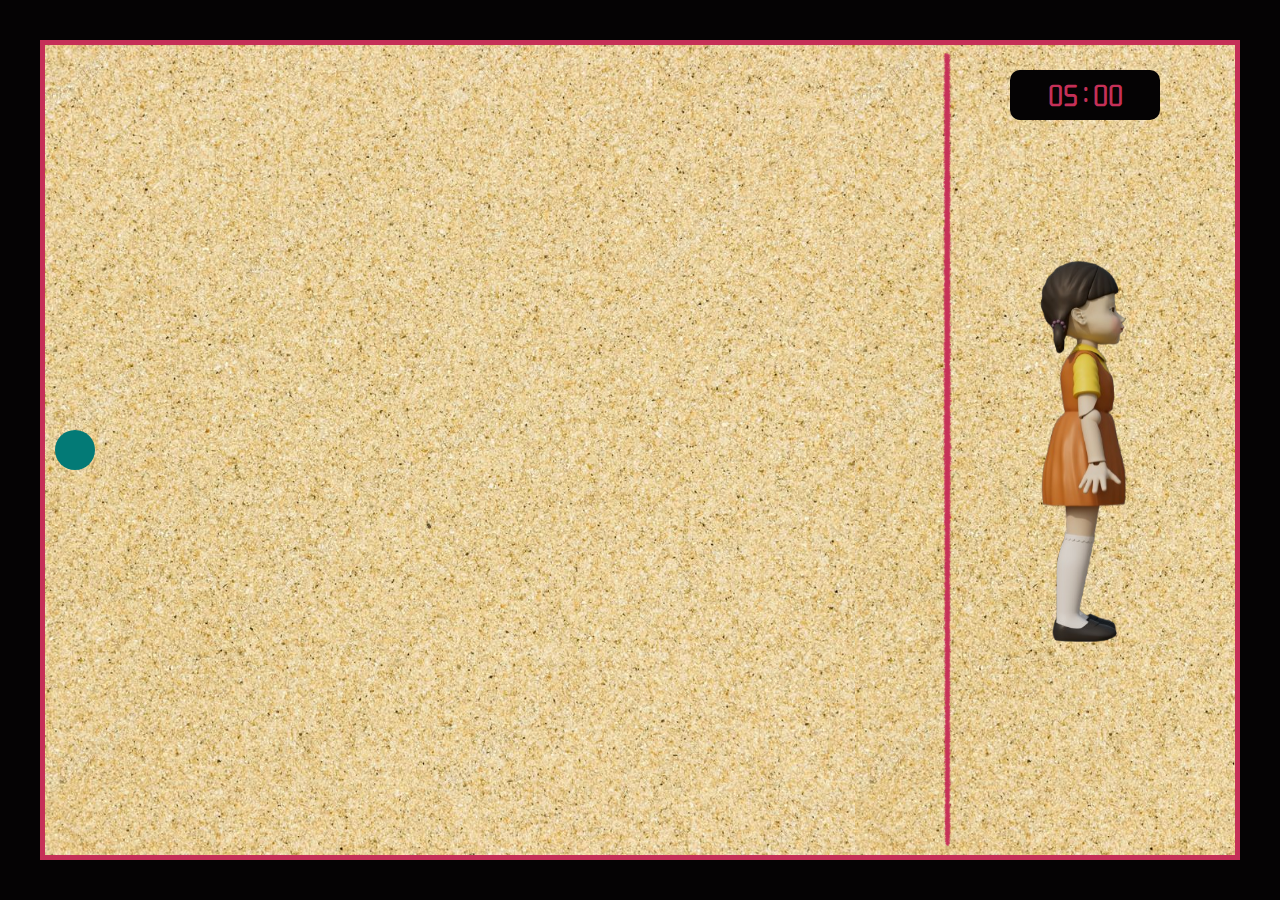
<file: Game/index.html>
<!DOCTYPE html>
<html lang="en">
<head>
    <meta charset="UTF-8">
    <meta name="viewport" content="width=device-width, initial-scale=1.0">
    <title>Red Light Green Light</title> 
    <link rel="icon" href="images/icon.png">
    <link rel="stylesheet" href="styles.css">
    <script src="script.js" defer></script>
</head>
<body>
    <section class="main">
        <section class="field">
            <section class="field-player-part">
                <div class="player"></div>
            </section>
            <section class="field-doll-part">
                <img src="images/finish-line.png" alt="finish line" class="finish-line">
                <div>
                    <div class="timer">05 : 00</div>
                    <div class="doll-container">
                        <div class="doll-inner">
                            <img src="images/doll-right.png" alt="doll" class="doll front">
                            <img src="images/doll-left.png" alt="doll" class="doll back">
                        </div>
                    </div>
                </div>
            </section>
        </section>
        <section class="defeat">
            <div>Game over!</div>
            <button class="play-again-btn">Play again</button>
        </section>
        <section class="victory">
            <div>You won!</div>
            <button class="play-again-btn">Play again</button>
        </section>
    </section>
</body>
</html>
</file>
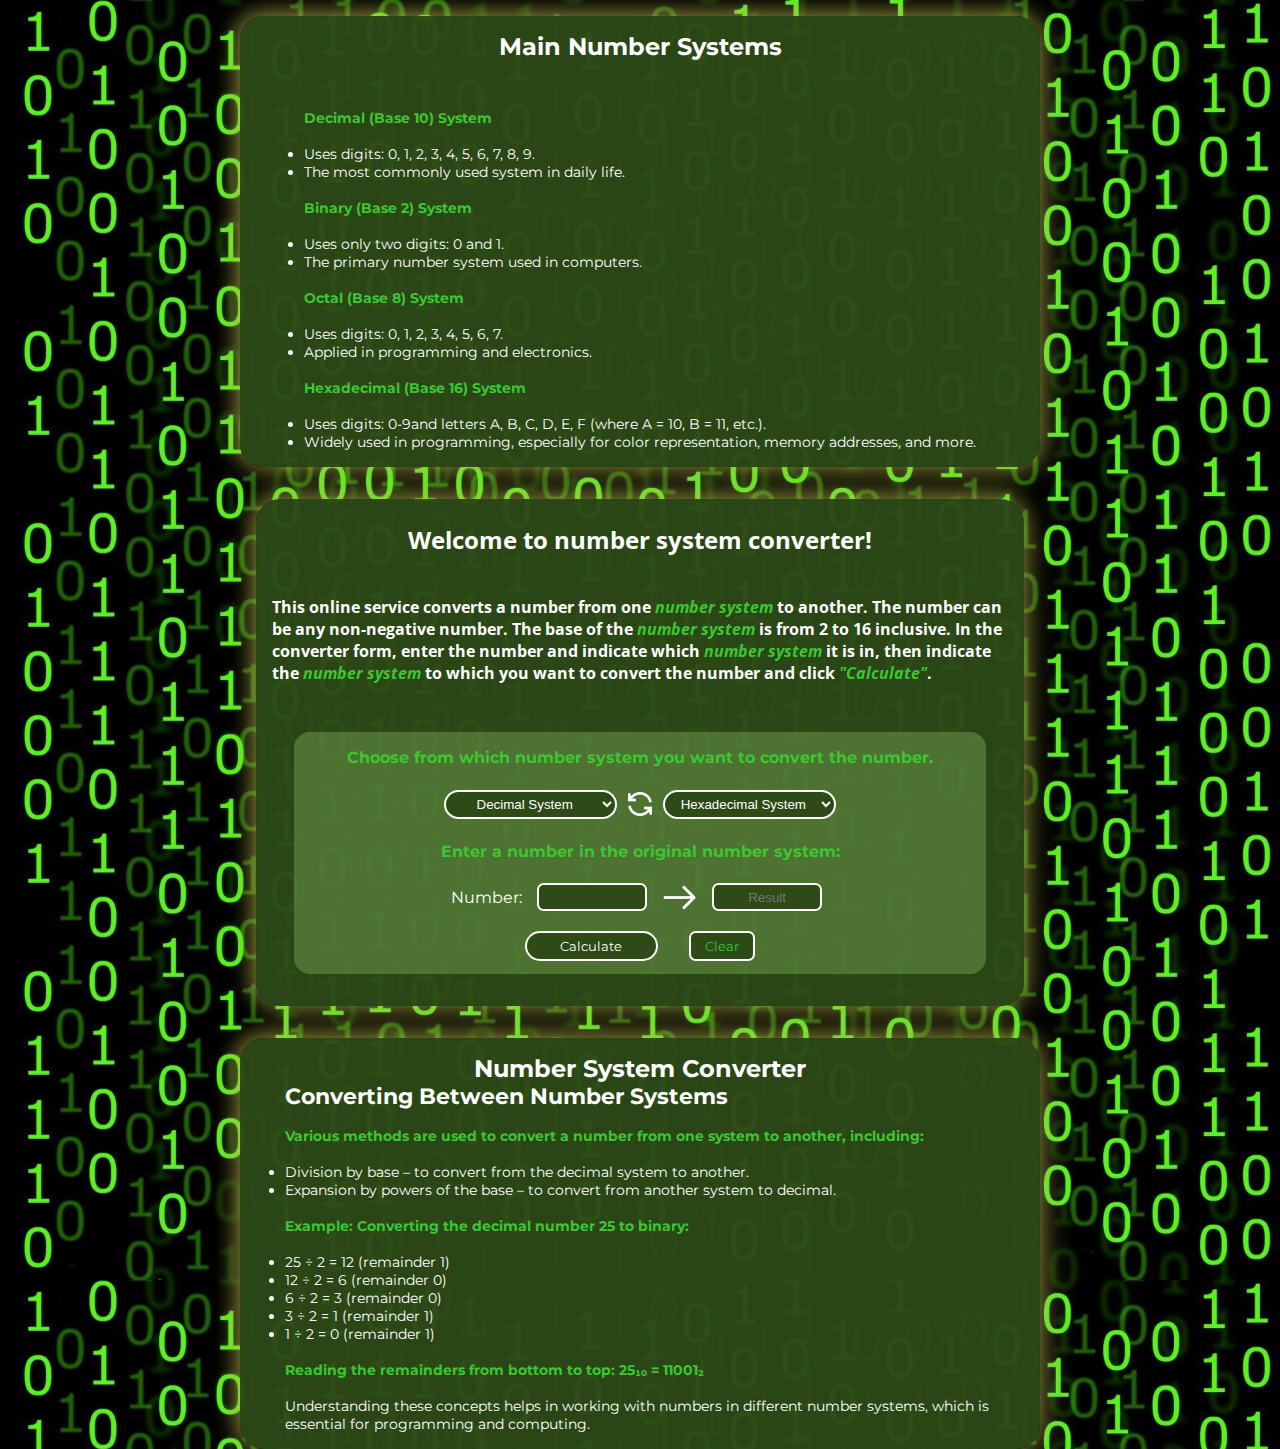
<file: number_system_converter_and_registration_form/index.html>
<!DOCTYPE html>
<html lang="en">
    <head>
        <meta charset="UTF-8" />
        <meta name="viewport" content="width=device-width, initial-scale=1.0" />
        <title>Number system converter</title>
        <link rel="stylesheet" href="style.css" />
    </head>
    <body>
        <div class="left-container">
            <div class="left-container-header">
                <h2>Main Number Systems</h2>
            </div>
            <div class="left-container-content">
                <h4>Decimal (Base 10) System</h4>
                <br />
                <ul>
                    <li>Uses digits: 0, 1, 2, 3, 4, 5, 6, 7, 8, 9.</li>
                    <li>The most commonly used system in daily life.</li>
                </ul>
                <br />
                <h4>Binary (Base 2) System</h4>
                <br />
                <ul>
                    <li>Uses only two digits: 0 and 1.</li>
                    <li>The primary number system used in computers.</li>
                </ul>
                <br />
                <h4>Octal (Base 8) System</h4>
                <br />
                <ul>
                    <li>Uses digits: 0, 1, 2, 3, 4, 5, 6, 7.</li>
                    <li>Applied in programming and electronics.</li>
                </ul>
                <br />
                <h4>Hexadecimal (Base 16) System</h4>
                <br />
                <ul>
                    <li>
                        Uses digits: 0-9and letters A, B, C, D, E, F (where A =
                        10, B = 11, etc.).
                    </li>
                    <li>
                        Widely used in programming, especially for color
                        representation, memory addresses, and more.
                    </li>
                </ul>
            </div>
        </div>
        <main>
            <div class="main-text-container">
                <h2>Welcome to number system converter!</h2>
                <h4>
                    This online service converts a number from one
                    <em>number system</em> to another. The number can be any
                    non-negative number. The base of the
                    <em>number system</em> is from 2 to 16 inclusive. In the
                    converter form, enter the number and indicate which
                    <em>number system</em> it is in, then indicate the
                    <em>number system</em> to which you want to convert the
                    number and click <em>"Calculate"</em>.
                </h4>
            </div>
            <div class="main-converter-container">
                <h4>
                    Choose from which number system you want to convert the
                    number.
                </h4>
                <form>
                    <select
                        class="from-number-system"
                        name="from-number-system"
                    >
                        <option value="10" selected>Decimal System</option>
                        <option value="2">Binary System</option>
                        <option value="8">Octal System</option>
                        <option value="16">Hexadecimal System</option>
                    </select>
                    <img
                        class="rotate-img"
                        src="images/rotate_white.png"
                        alt="rotate"
                    />
                    <select class="to-number-system" name="to-number-system">
                        <option value="10">Decimal System</option>
                        <option value="2">Binary System</option>
                        <option value="8">Octal System</option>
                        <option value="16" selected>Hexadecimal System</option>
                    </select>
                </form>
                <h4>Enter a number in the original number system:</h4>
                <div class="input-and-result-container">
                    <label for="input-text">Number:</label>
                    <input id="input-text" type="text" name="Number" />
                    <img
                        class="main-container-arrow-img"
                        src="images/arrow.png"
                        alt="right-arrow"
                    />
                    <input
                        type="text"
                        name="result"
                        id="input-result"
                        placeholder="Result"
                        readonly
                    />
                </div>
                <div>
                    <button class="button-calc" type="submit">Calculate</button>
                    <button class="button-clear" type="reset">Clear</button>
                </div>
            </div>
        </main>
        <div class="right-container">
            <div class="right-container-header">
                <h2>Number System Converter</h2>
            </div>
            <div class="right-container-content">
                <h2>Converting Between Number Systems</h2>
                <br />
                <h4>
                    Various methods are used to convert a number from one system
                    to another, including:
                </h4>
                <br />
                <ul>
                    <li>
                        Division by base – to convert from the decimal system to
                        another.
                    </li>
                    <li>
                        Expansion by powers of the base – to convert from
                        another system to decimal.
                    </li>
                </ul>
                <br />
                <h4>Example: Converting the decimal number 25 to binary:</h4>
                <br />
                <ul>
                    <li>25 ÷ 2 = 12 (remainder 1)</li>
                    <li>12 ÷ 2 = 6 (remainder 0)</li>
                    <li>6 ÷ 2 = 3 (remainder 0)</li>
                    <li>3 ÷ 2 = 1 (remainder 1)</li>
                    <li>1 ÷ 2 = 0 (remainder 1)</li>
                </ul>
                <br />
                <h4>
                    Reading the remainders from bottom to top: 25₁₀ = 11001₂
                </h4>
                <br />
                <p>
                    Understanding these concepts helps in working with numbers
                    in different number systems, which is essential for
                    programming and computing.
                </p>
            </div>
        </div>
        <script src="script.js"></script>
    </body>
</html>
</file>
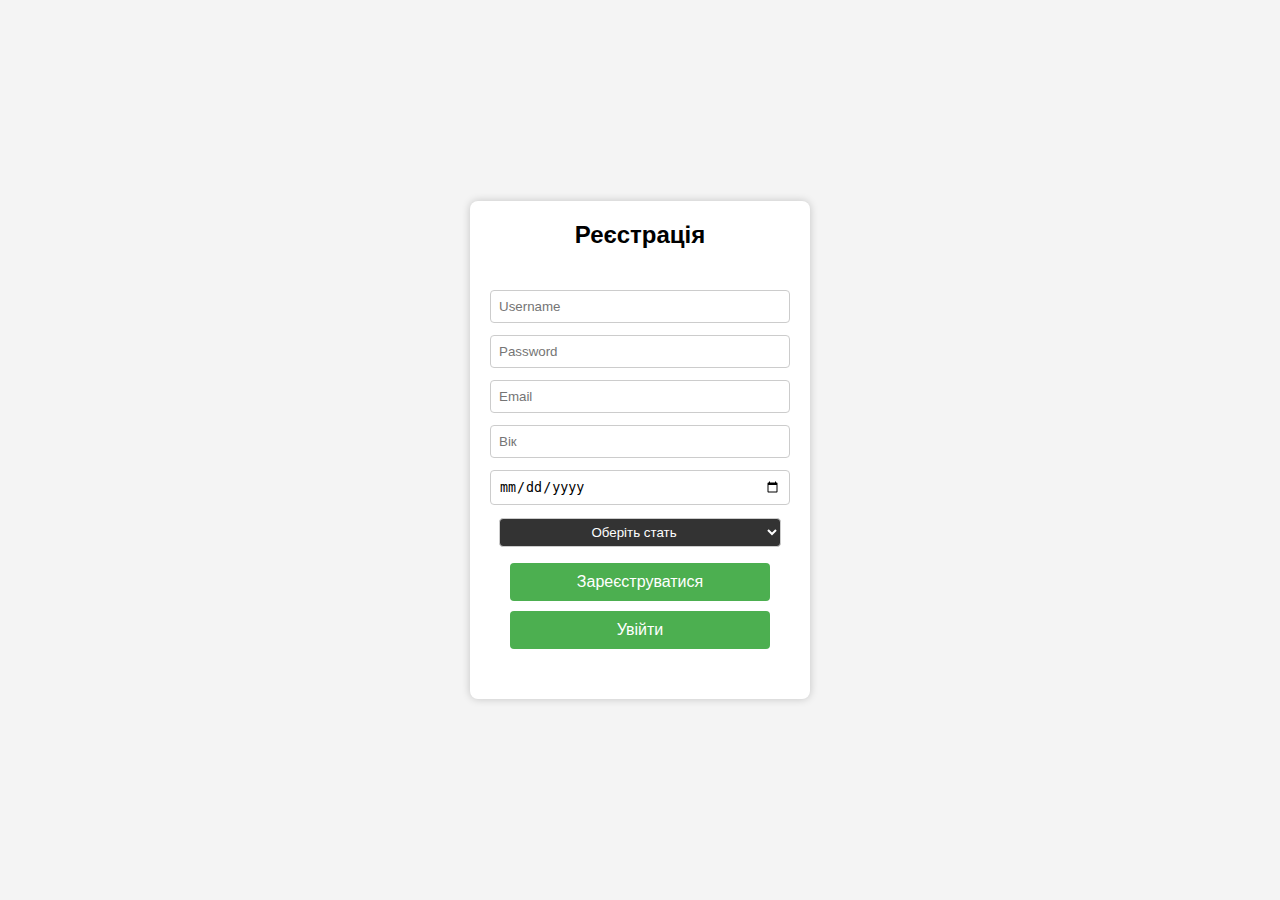
<file: number_system_converter_and_registration_form/registration-form.html>
<!DOCTYPE html>
<html lang="en">

<head>
    <meta charset="UTF-8">
    <meta name="viewport" content="width=device-width, initial-scale=1.0">
    <title>Registration</title>
    <link rel="stylesheet" href="style.css" />
    <script src="script.js" defer></script>
</head>

<body class="registration-form">
    <div class="form-container">
        <h2 class="registration">Реєстрація</h2>

        <form id="authForm">
            <input class="registration-form-input" type="text" id="username" placeholder="Username" required>
            <input class="registration-form-input" type="password" id="password" placeholder="Password" required>
            <input class="registration-form-input" type="email" placeholder="Email" required>
            <input class="registration-form-input" type="number" placeholder="Вік" min="18" required>


            <input class="registration-form-input" type="date" max="2007-09-09" min="1925-09-09"
                required>


            <select class="registration-form-input-select" required>
                <option value="" disabled selected>Оберіть стать</option>
                <option value="male">Чоловіча</option>
                <option value="female">Жіноча</option>
                <option value="other">Інша</option>
            </select>

            <button type="submit" class="registration-form-button" onclick="register(event)">Зареєструватися</button>
            <button type="submit" class="registration-form-button" onclick="window.location.href='sign-in.html'">Увійти</button>
        </form>
        <div class="message" id="message"></div>
    </div>
</body>

</html>
</file>
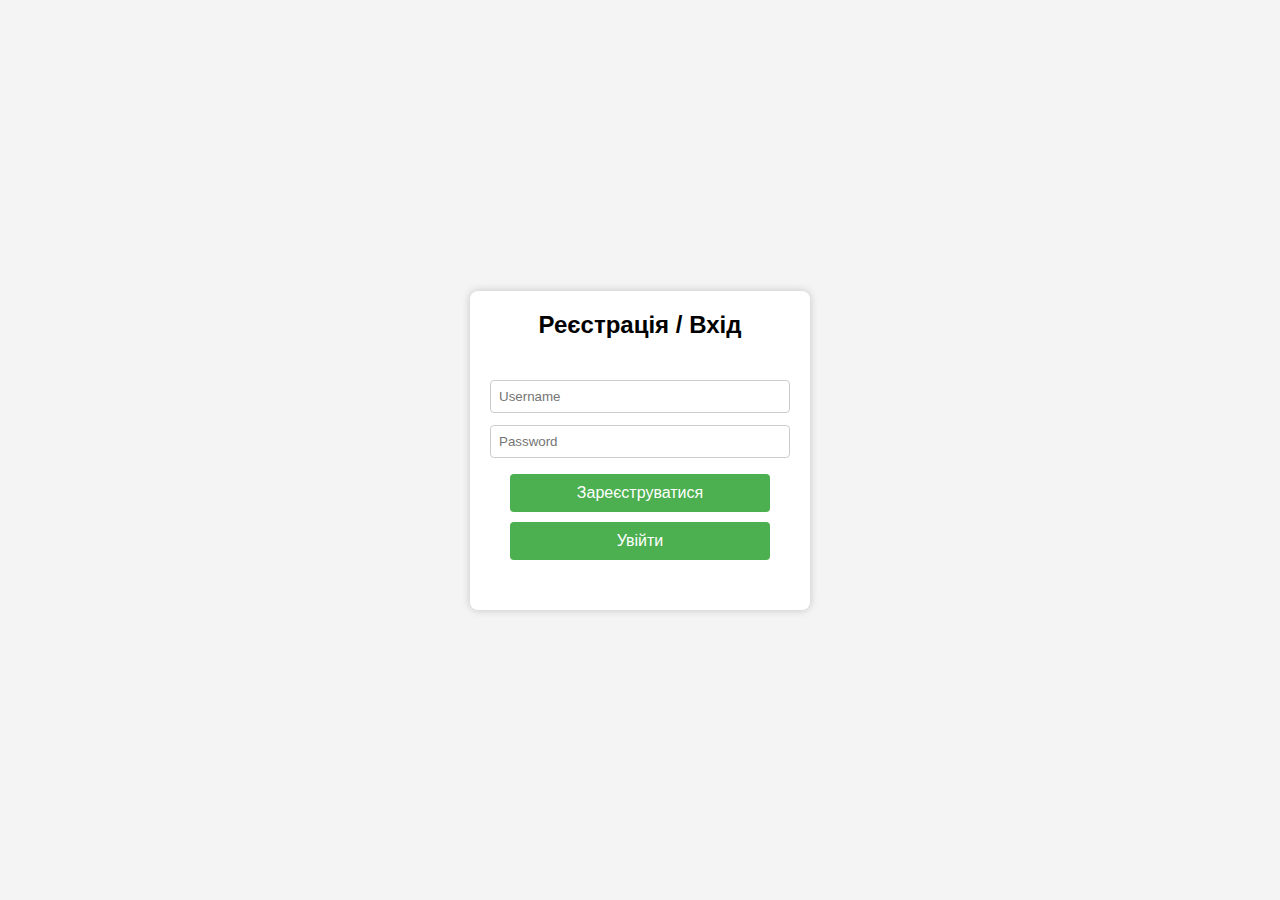
<file: number_system_converter_and_registration_form/registration_form.html>
<!DOCTYPE html>
<html lang="en">

<head>
    <meta charset="UTF-8">
    <meta name="viewport" content="width=device-width, initial-scale=1.0">
    <title>Форма реєстрації</title>
    <link rel="stylesheet" href="style.css" />
    <script src="script.js" defer></script>
</head>

<body class="registration-form">
    <div class="form-container">
        <h2 class="registration">Реєстрація / Вхід</h2>

        <form id="authForm">
            <input class="registration-form-input" type="text" id="username" placeholder="Username" required>
            <input class="registration-form-input" type="password" id="password" placeholder="Password" required>

            <button type="submit" class="registration-form-button" onclick="register(event)">Зареєструватися</button>
            <button type="submit" class="registration-form-button" onclick="signIn(event)">Увійти</button>
        </form>
        <div class="message" id="message"></div>
    </div>
</body>

</html>
</file>
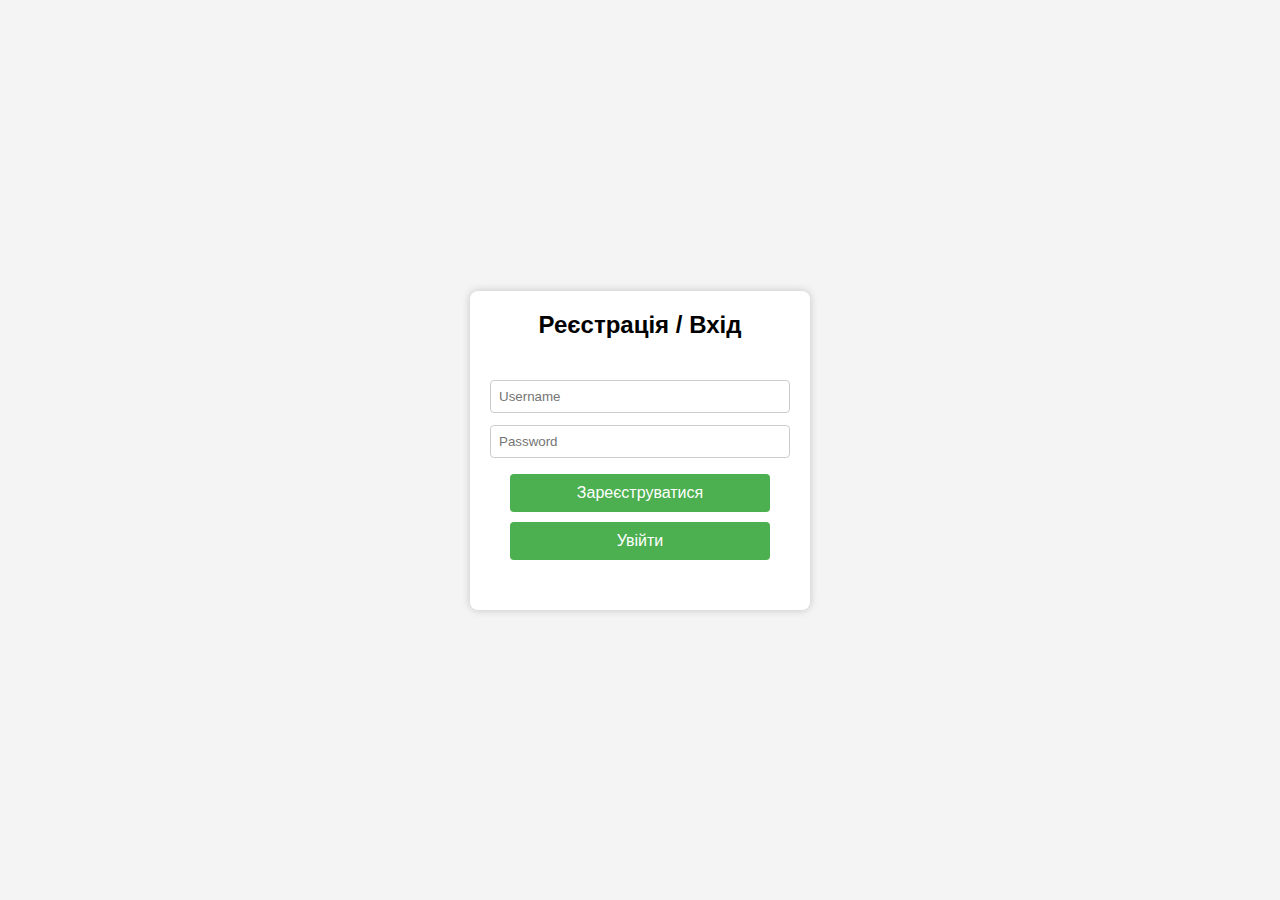
<file: number_system_converter_and_registration_form/sign-in.html>
<!DOCTYPE html>
<html lang="en">

<head>
    <meta charset="UTF-8">
    <meta name="viewport" content="width=device-width, initial-scale=1.0">
    <title>Форма реєстрації</title>
    <link rel="stylesheet" href="style.css" />
    <script src="script.js" defer></script>
</head>

<body class="registration-form">
    <div class="form-container">
        <h2 class="registration">Реєстрація / Вхід</h2>

        <form id="authForm">
            <input class="registration-form-input" type="text" id="username" placeholder="Username" required>
            <input class="registration-form-input" type="password" id="password" placeholder="Password" required>

            <button type="button" class="registration-form-button" onclick="window.location.href='registration-form.html'">Зареєструватися</button>
            <button type="submit" class="registration-form-button" onclick="signIn(event)">Увійти</button>
        </form>
        <div class="message" id="message"></div>
    </div>
</body>

</html>
</file>
<file: Game/styles.css>
@import url('https://fonts.googleapis.com/css2?family=ZCOOL+QingKe+HuangYou&display=swap');

* {
    margin: 0;
    padding: 0;
    user-select: none;
}

html {
    --pink: #c53058;
    --teal: #037a76;
    --black: #050304;
}

html, body {
    height: 100%;
    position: relative;
    font-family: "ZCOOL QingKe HuangYou", sans-serif;
}

.main {
    background-color: var(--black);
    position: absolute;
    top: 0;
    right: 0;
    bottom: 0;
    left: 0;
}

.field {
    position: absolute;
    top: 40px;
    right: 40px;
    bottom: 40px;
    left: 40px;
    background-image: url("images/field-bg.png");
    background-size: contain;
    display: flex;
    border: 5px solid var(--pink);
}

.defeat, .victory {
    position: absolute;
    top: 0;
    right: 0;
    bottom: 0;
    left: 0;
    background-color: #050304c0;
    justify-content: center;
    align-items: center;
    color: var(--pink);
    font-size: 50px;
    display: none;
    flex-direction: column;
    z-index: 2;
}

.defeat.active, .victory.active {
    display: flex;
}

.field-doll-part {
    position: absolute;
    right: 0;
    top: 0;
    bottom: 0;
    width: 300px;
    display: flex;
    align-items: center;
}

.field-doll-part > div {
    display: flex;
    height: 100%;
    flex-direction: column;
    justify-content: space-around;
    align-items: center;
    position: absolute;
    left: 50%;
    transform: translateX(-50%);
}

.field-player-part {
    flex-grow: 1;
    display: flex;
    align-items: center;
}

.timer {
    height: 50px;
    width: 150px;
    border-radius: 10px;
    position: absolute;
    top: 25px;
    background-color: var(--black);
    color: var(--pink);
    display: flex;
    justify-content: center;
    align-items: center;
    font-size: 30px;
}

.doll-container {
    height: 450px;
    width: 254px;
    position: absolute;
    top: 50%;
    transform: translateY(-50%);
}

.doll-inner {
    position: absolute;
    top: 0;
    right: 0;
    bottom: 0;
    left: 0;
    transform-style: preserve-3d;
    transition: all 1s ease;
}

.doll-inner.flipped {
    transform: rotateY(180deg);
}

.doll {
    position: absolute;
    top: 0;
    right: 0;
    bottom: 0;
    left: 0;
    height: 100%;
}

.front, .back {
    backface-visibility: hidden;
}

.doll.back {
    transform: rotateY(180deg);
}

.finish-line {
    height: 100%;
}

.player {
    width: 40px;
    height: 40px;
    border-radius: 50%;
    background-color: var(--teal);
    margin-left: 10px;
    z-index: 1;
}

.play-again-btn {
    margin-top: 20px;
    border-radius: 25px;
    padding: 12.5px 25px;
    font-size: 25px;
    border-width: 0;
    background-color: var(--pink);
    color: var(--black);
    font-family: inherit;
    cursor: pointer;
}

.play-again-btn:hover {
    filter: brightness(90%);
}

.play-again-btn:active {
    filter: brightness(110%);
}
</file>
<file: number_system_converter_and_registration_form/style.css>
@import url("https://fonts.googleapis.com/css2?family=Open+Sans:ital,wght@0,300..800;1,300..800&family=Poppins:ital,wght@0,100;0,200;0,300;0,400;0,500;0,600;0,700;0,800;0,900;1,100;1,200;1,300;1,400;1,500;1,600;1,700;1,800;1,900&display=swap");
@import url("https://fonts.googleapis.com/css2?family=Montserrat:ital,wght@0,100..900;1,100..900&display=swap");

* {
    padding: 0;
    margin: 0;
    user-select: none;
}

:root {
    --border-radius: 1.5em;
    --height: 37em;
    --background-color: #2c4817f7;
    --text-color: #ffffff;
    --box-shadow: 0.2em 0.2em 1.9em rgba(189, 189, 75, 0.5),
        -0.2em -0.2em 1.25em rgb(189, 189, 75, 0.5);
    --green-for-text-color: #3cc632;
}

body {
    display: flex;
    align-items: center;
    flex-direction: row;
    justify-content: space-between;
    height: 100vh;
    background-image: url(images/background.jpg);
    background-repeat: no-repeat;
    background-size: cover;
}

select {
    border: 0.2em solid #ffffff;
    background-color: var(--background-color);
    color: var(--text-color);
    border-radius: 2em;
    outline: none;
    height: 2.2em;
    width: 13em;
    text-align: center;
    margin: 0.5em;
}

select option:checked {
    background-color: var(--green-for-text-color);
}

select option:hover {
    background-color: var(--background-color);
    color: var(--text-color);
}

label {
    color: var(--text-color);
    font-family: "Montserrat";
}

.button-calc {
    border: 0.2em solid #ffffff;
    border-radius: 2em;
    outline: none;
    height: 2.2em;
    width: 10em;
    text-align: center;
    background-color: var(--background-color);
    color: var(--text-color);
    font-family: "Montserrat";
    margin: 1em;
}

.button-clear {
    border: 0.2em solid #ffffff;
    border-radius: 0.5em;
    outline: none;
    height: 2.2em;
    width: 5em;
    text-align: center;
    background-color: var(--background-color);
    color: var(--green-for-text-color);
    font-family: "Montserrat";
    margin: 1em;
}

.rotate-img {
    width: 2em;
}

form {
    display: flex;
    flex-direction: row;
    align-items: center;
}

main {
    display: flex;
    flex-direction: column;
    justify-content: center;
    align-items: center;
    width: 40%;
    height: var(--height);
    background-color: var(--background-color);
    border-radius: var(--border-radius);
    box-shadow: var(--box-shadow);
    font-family: "Open Sans";
}

.left-container {
    display: flex;
    flex-direction: column;
    justify-content: center;
    align-items: center;
    gap: 3em;
    border-radius: var(--border-radius);
    width: 25%;
    height: var(--height);
    background-color: var(--background-color);
    box-shadow: var(--box-shadow);
    margin-left: 3em;
    color: var(--text-color);
    font-family: "Montserrat";
}

.left-container-header {
    display: flex;
    justify-content: center;
    align-items: center;
}

.left-container-content {
    display: flex;
    justify-content: center;
    align-items: flex-start;
    flex-direction: column;
    font-size: 0.9em;
    margin-left: 2em;
    margin-right: 2em;
}

.left-container-content>h4 {
    color: var(--green-for-text-color);
}

.right-container {
    display: flex;
    flex-direction: column;
    justify-content: center;
    align-items: center;
    border-radius: var(--border-radius);
    width: 25%;
    height: var(--height);
    background-color: var(--background-color);
    box-shadow: var(--box-shadow);
    margin-right: 3em;
    color: var(--text-color);
    font-family: "Montserrat";
}

.right-container-header {
    display: flex;
    justify-content: center;
    align-items: center;
}

.right-container-content {
    display: flex;
    justify-content: center;
    align-items: flex-start;
    flex-direction: column;
    font-size: 0.9em;
    margin-left: 2em;
    margin-right: 2em;
}

.right-container-content>h4 {
    color: var(--green-for-text-color);
}

.main-text-container {
    display: flex;
    flex-direction: column;
    justify-content: center;
    align-items: center;
    width: 100%;
    height: 100%;
}

.main-text-container>h4 {
    margin-left: 2em;
    margin-right: 2em;
    color: var(--text-color);
}

.main-text-container>h4>em {
    color: var(--green-for-text-color);
}

.main-text-container>h2 {
    margin: 1em;
    color: var(--text-color);
}

.main-converter-container {
    display: flex;
    flex-direction: column;
    justify-content: center;
    align-items: center;
    width: 80%;
    height: 100%;
    background-color: #69944990;
    border-radius: 1em;
    margin: 2em;
}

.main-converter-container>h4 {
    color: var(--green-for-text-color);
    font-family: "Montserrat";
    margin: 1em;
    text-align: center;
}

.main-container-arrow-img {
    width: 2.2em;
}

#input-text {
    border: 0.2em solid #ffffff;
    background-color: var(--background-color);
    color: var(--text-color);
    border-radius: 0.5em;
    outline: none;
    height: 1.8em;
    width: 7em;
    text-align: center;
    margin: 0.5em;
}

#input-result {
    border: 0.2em solid #ffffff;
    background-color: var(--background-color);
    color: var(--text-color);
    border-radius: 0.5em;
    outline: none;
    height: 1.8em;
    width: 10.5em;
    text-align: center;
    margin: 0.5em;
}

.input-and-result-container {
    display: flex;
    flex-direction: row;
    justify-content: center;
    align-items: center;
    gap: 0.5em;
}

@media (max-width: 83em) {
    body {
        flex-direction: column;
        background-repeat: repeat;
    }

    main {
        width: 60%;
        margin: 1em;
    }

    .left-container {
        width: 60%;
        margin: 1em;
        padding: 1em;
    }

    .right-container {
        width: 60%;
        margin: 1em;
        padding: 1em;
    }

    .right-container>h2 {
        padding: 1em;
    }

    .main-text-container>h4 {
        margin: 1em;
    }

    .main-converter-container {
        width: 90%;
    }

    #input-text {
        width: 8em;
    }

    #input-result {
        width: 8em;
    }
}

@media (max-width: 50em) {
    main {
        display: none;
    }
}

@media (max-width: 31.25em) {
    .right-container {
        display: none;
    }

    body {
        justify-content: center;
        align-items: center;
    }
}

.registration-form {
    font-family: Arial, sans-serif;
    background: #f4f4f4;
    display: flex;
    justify-content: center;
    align-items: center;
    height: 100vh;
}

.form-container {
    background: white;
    padding: 20px;
    border-radius: 8px;
    box-shadow: 0 0 8px rgba(0, 0, 0, 0.2);
    width: 300px;
}

#authForm {
    flex-direction: column;
    background: white;
    padding: 20px;
}

.registration {
    text-align: center;
    margin-bottom: 15px;
}

.registration-form-input {
    width: 282px;
    padding: 8px;
    margin: 6px 0;
    border: 1px solid #ccc;
    border-radius: 4px;
}

.registration-form-input-select {
    width: 282px;
    border: 1px solid #ccc;
    border-radius: 4px;
    background-color: #333;
}

.registration-form-button {
    width: 100%;
    padding: 10px;
    margin-top: 10px;
    background: #4CAF50;
    border: none;
    border-radius: 4px;
    color: white;
    font-size: 16px;
    cursor: pointer;
}

.registration-form-button:hover {
    background: #45a049;
}

.message {
    margin-top: 10px;
    text-align: center;
    font-size: 14px;
    color: #333;
}
</file>
